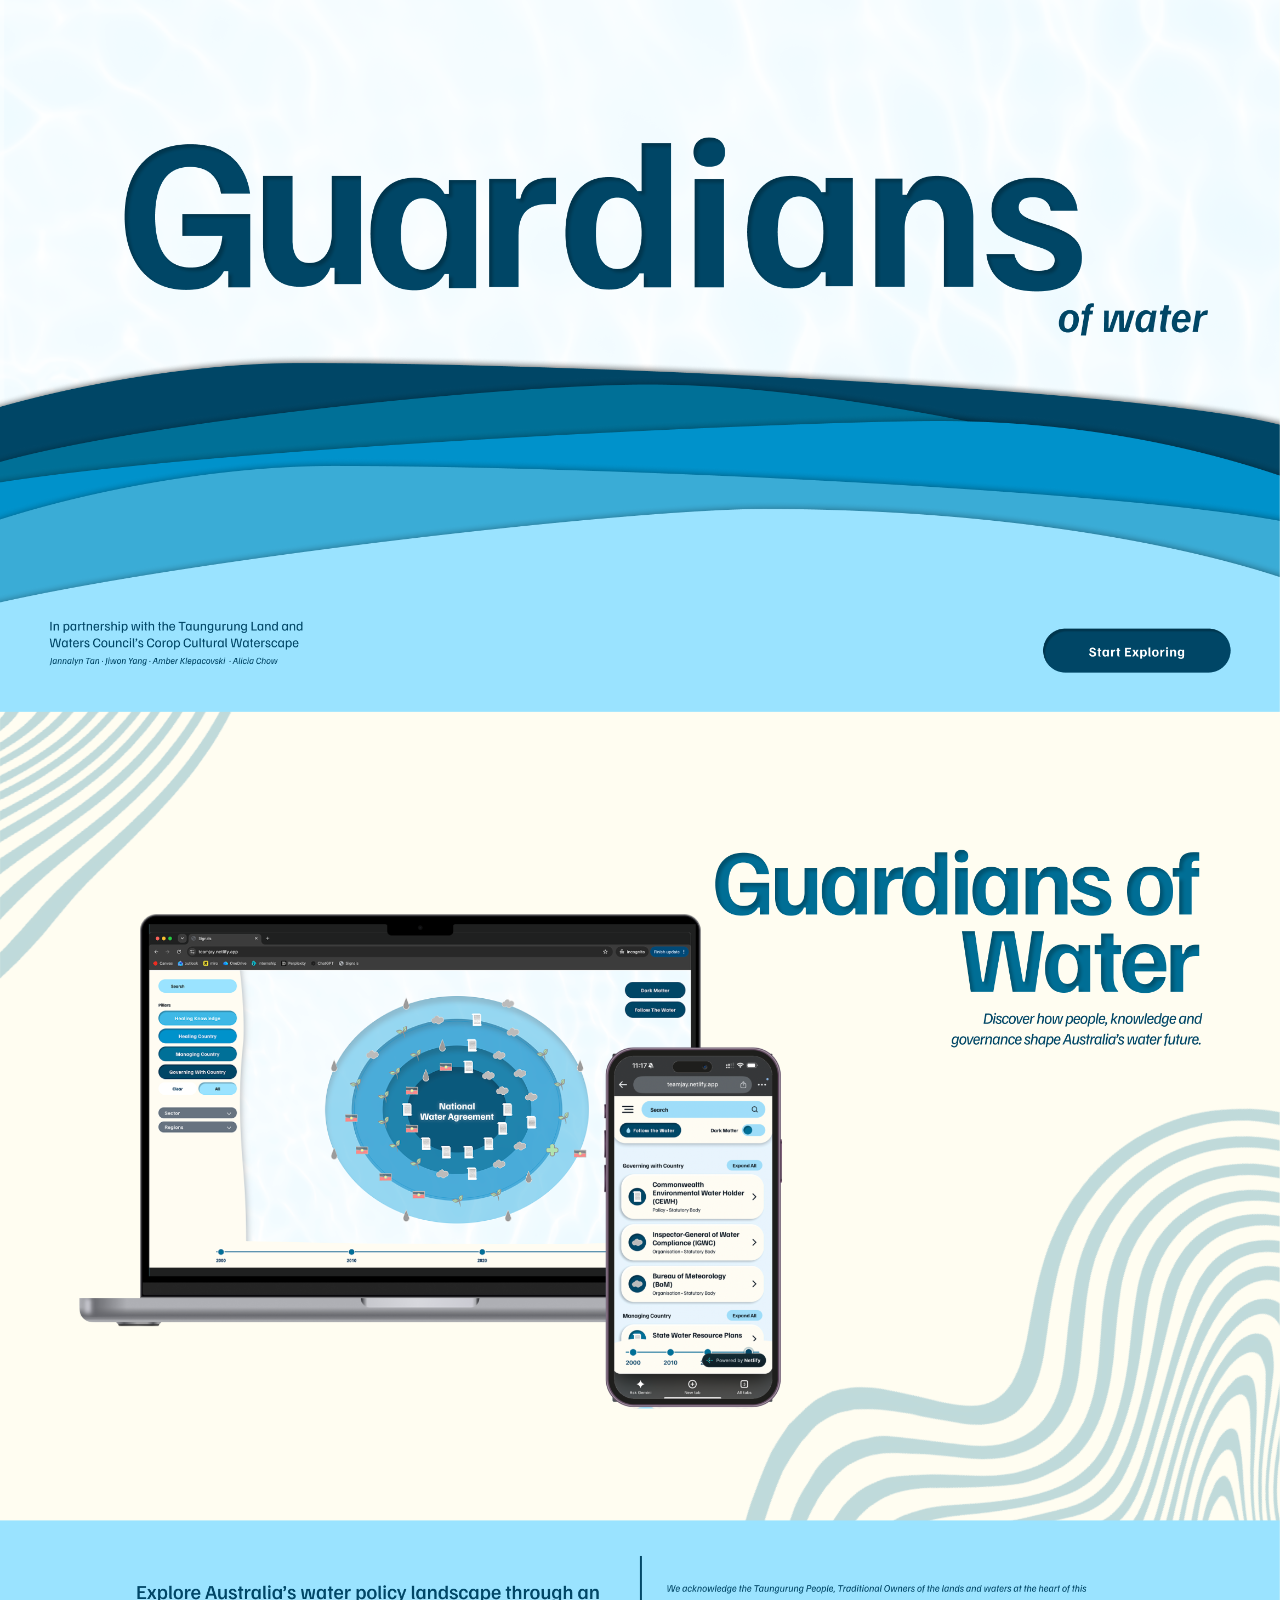
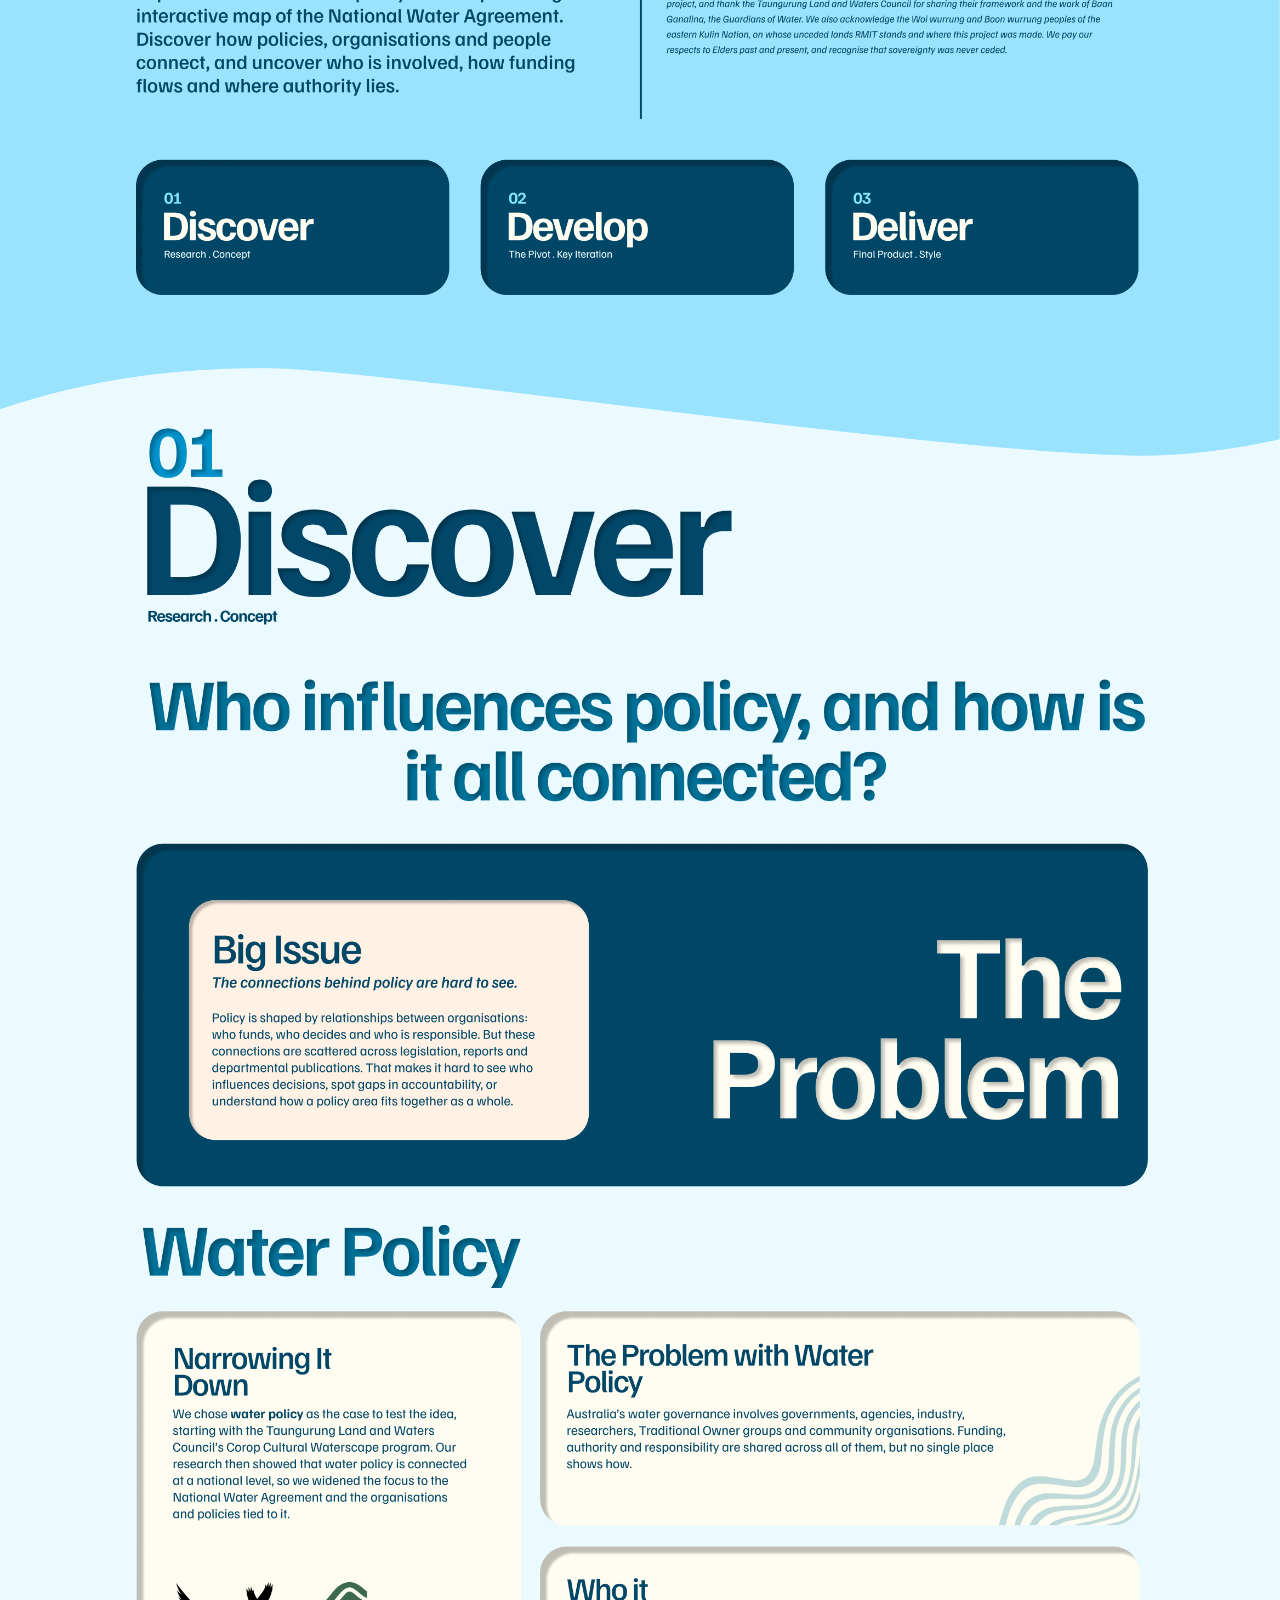
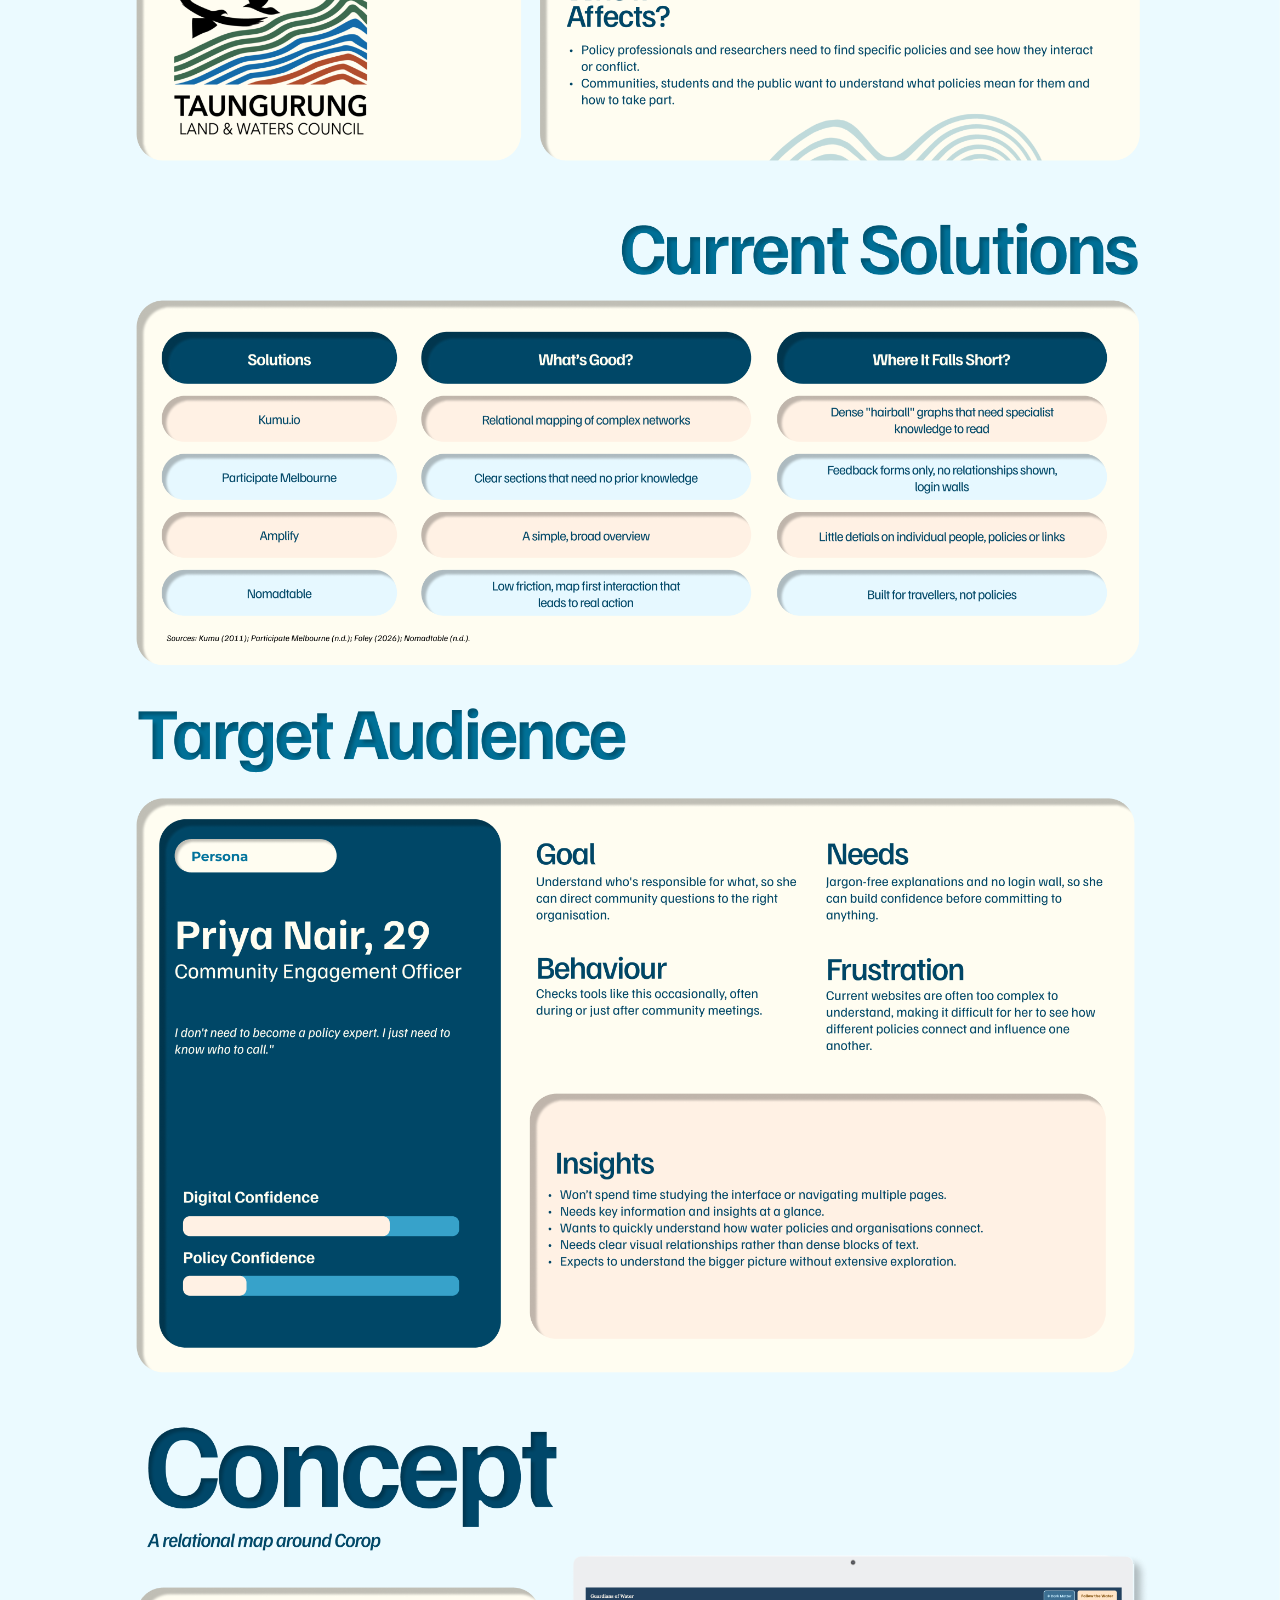
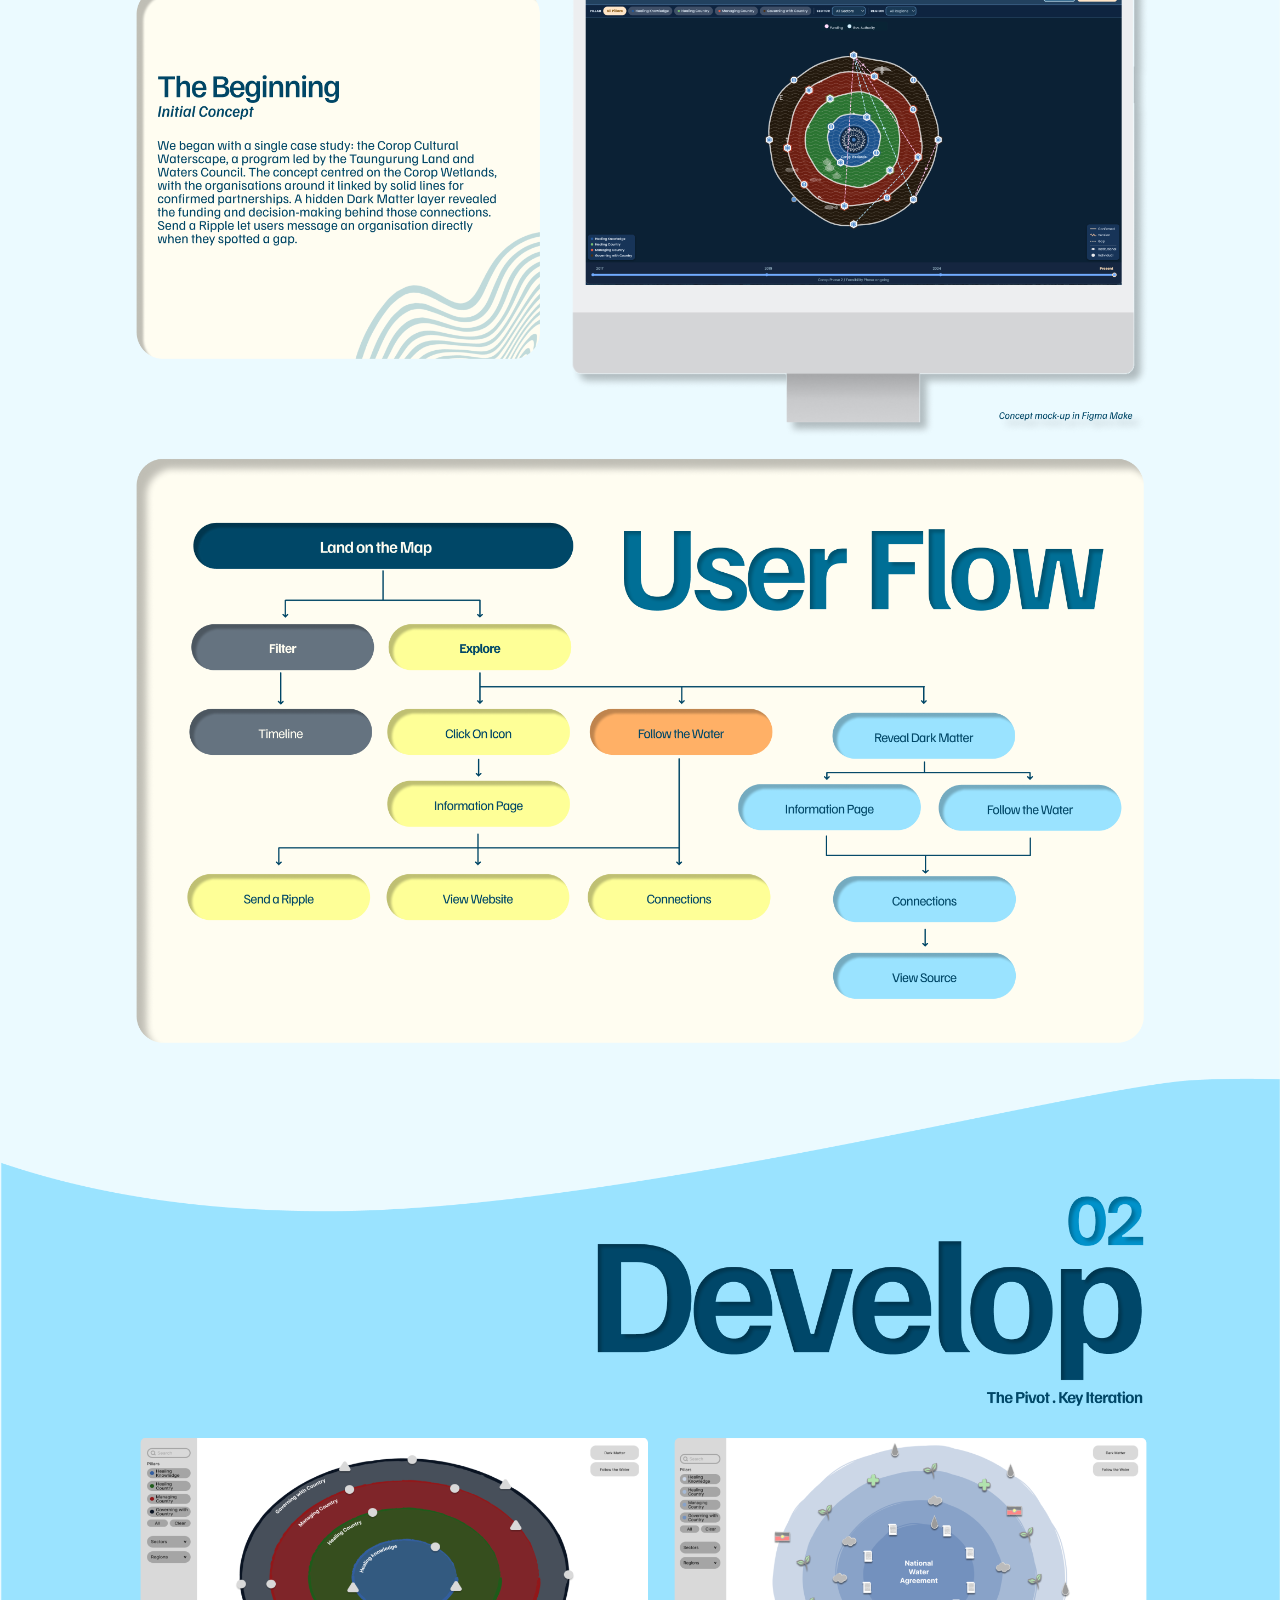
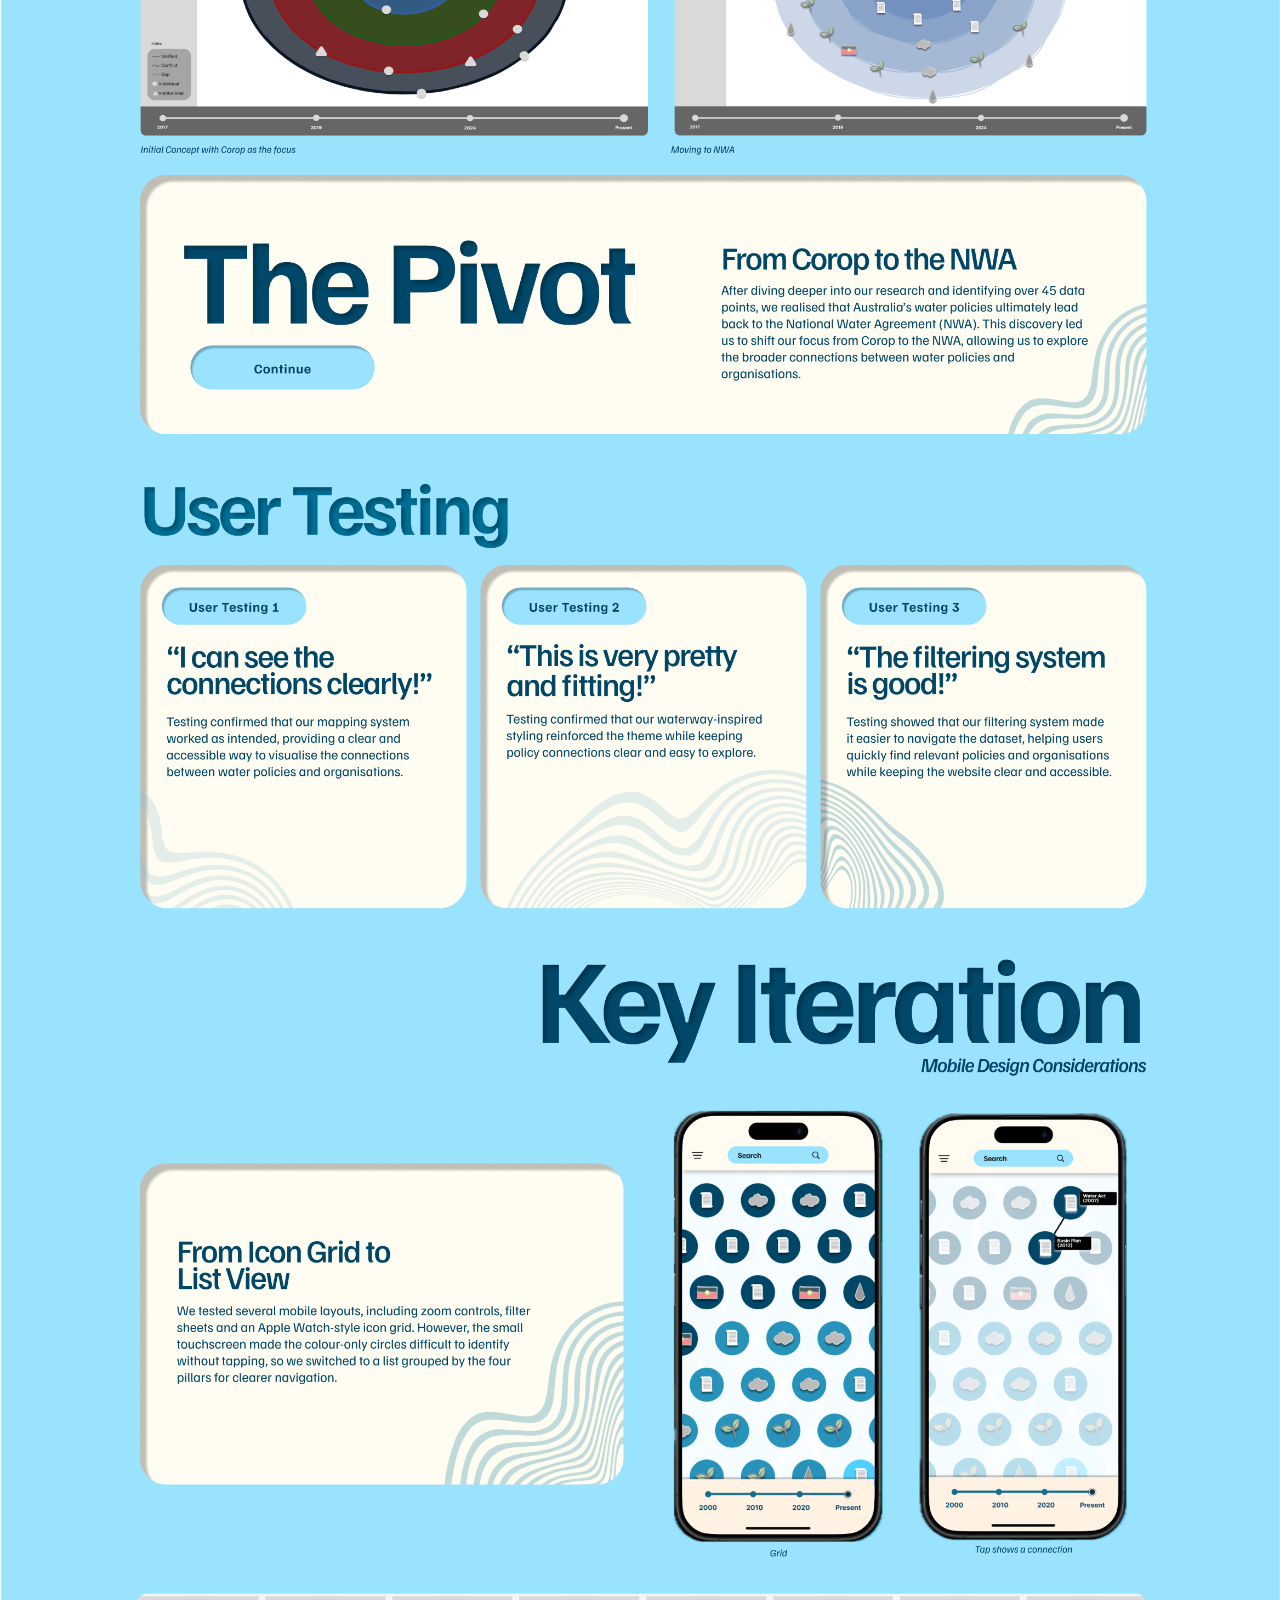
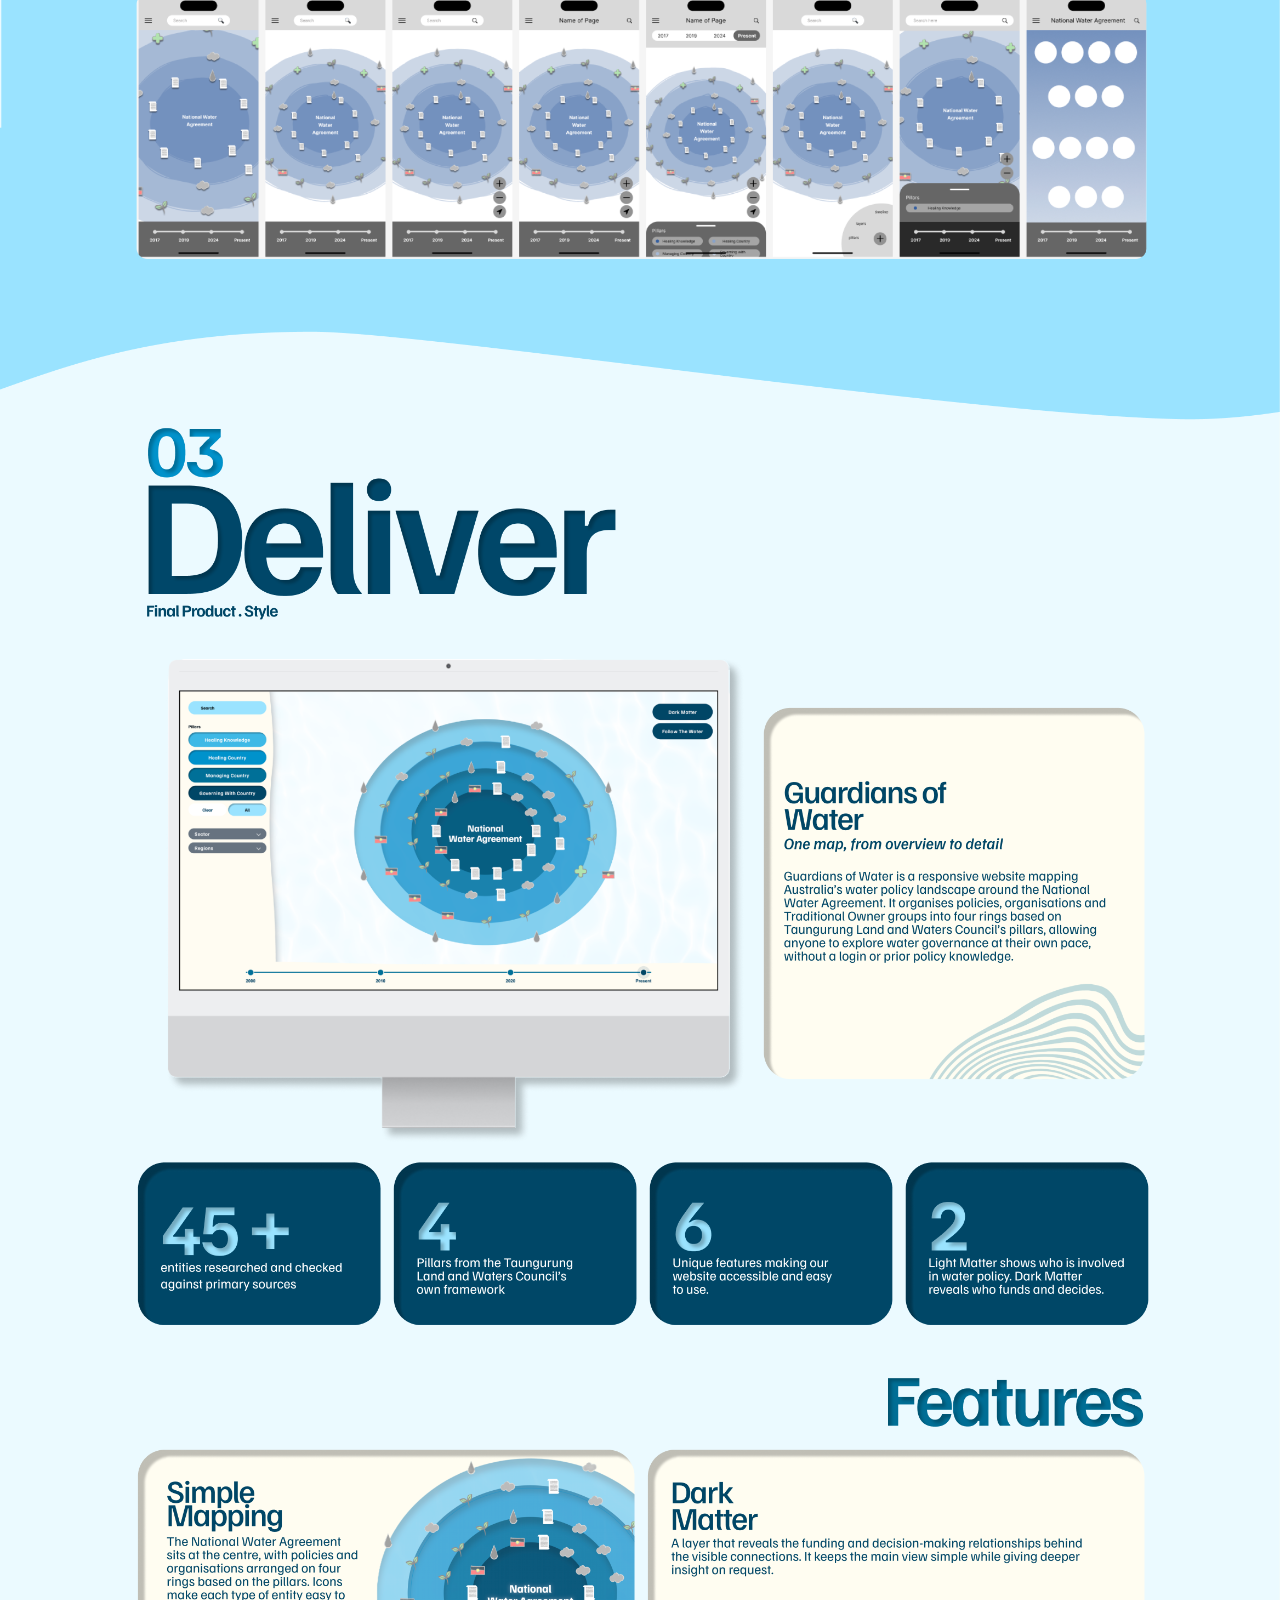
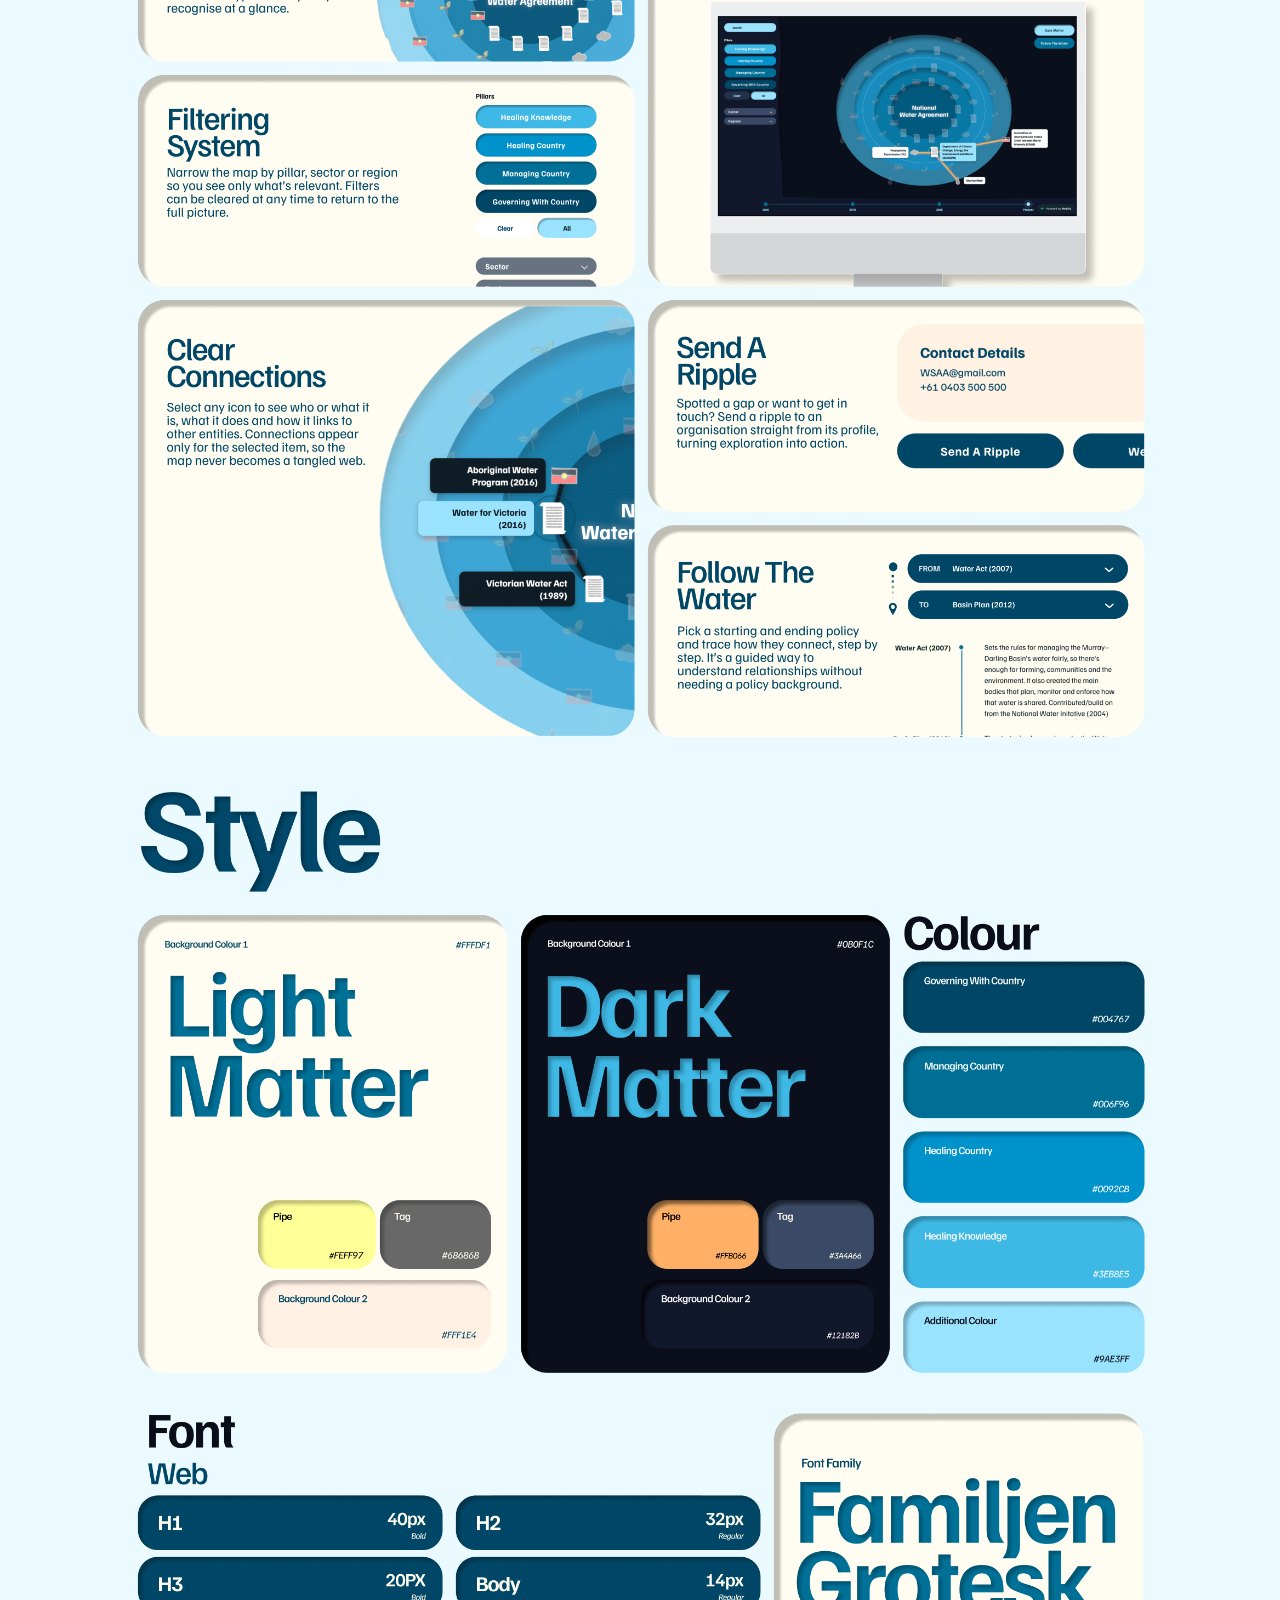
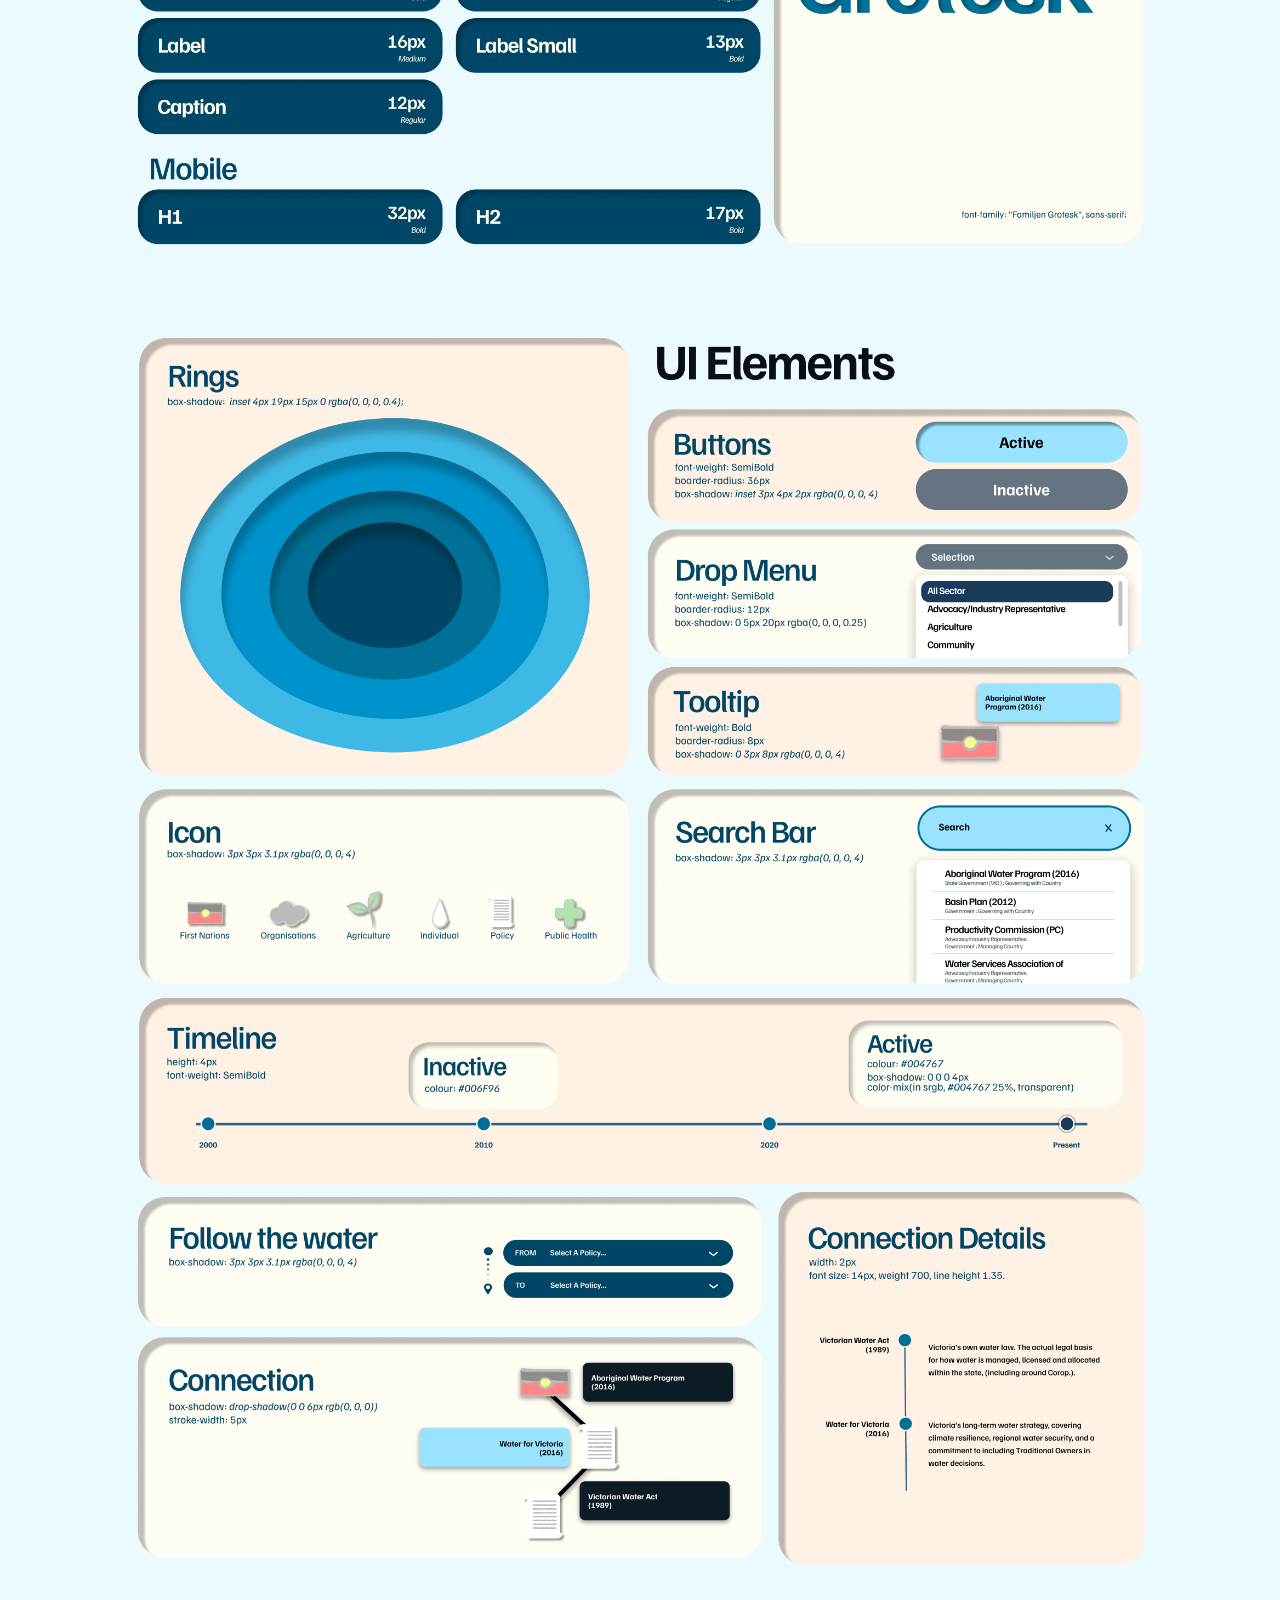
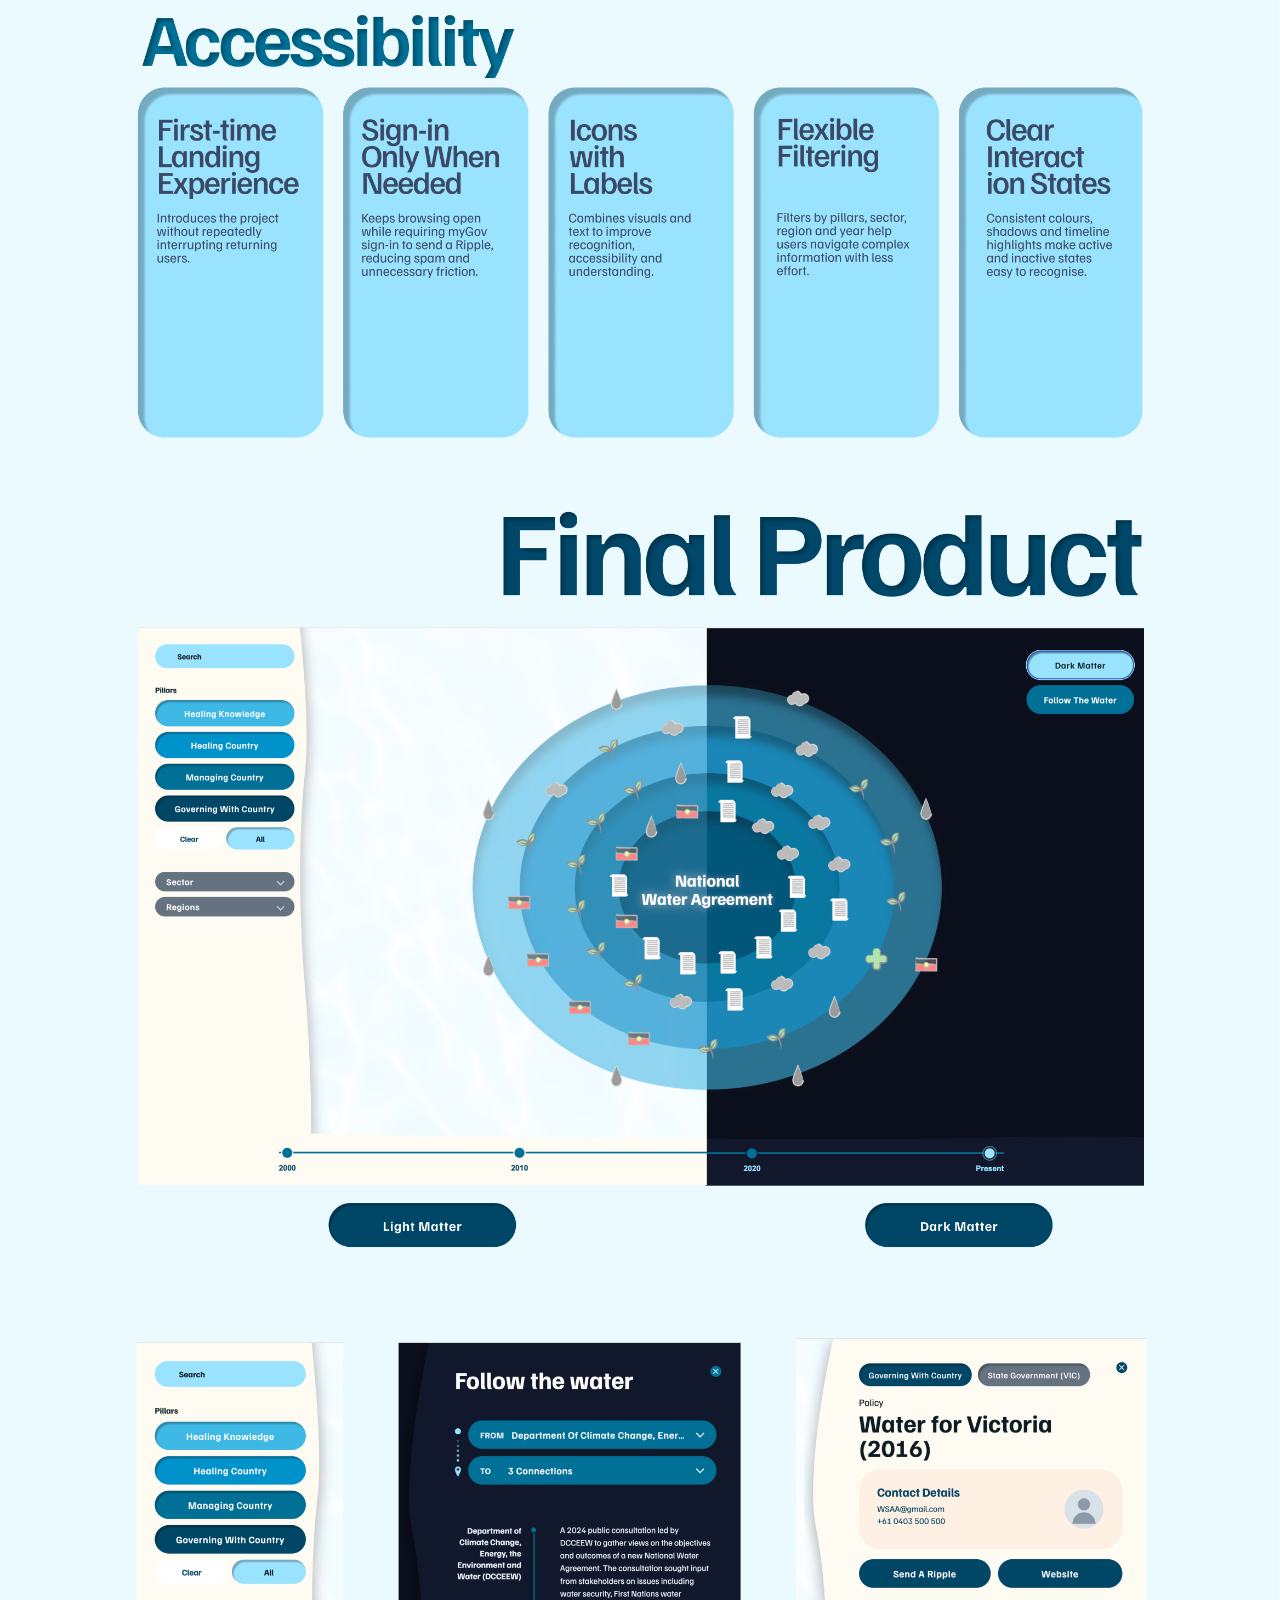
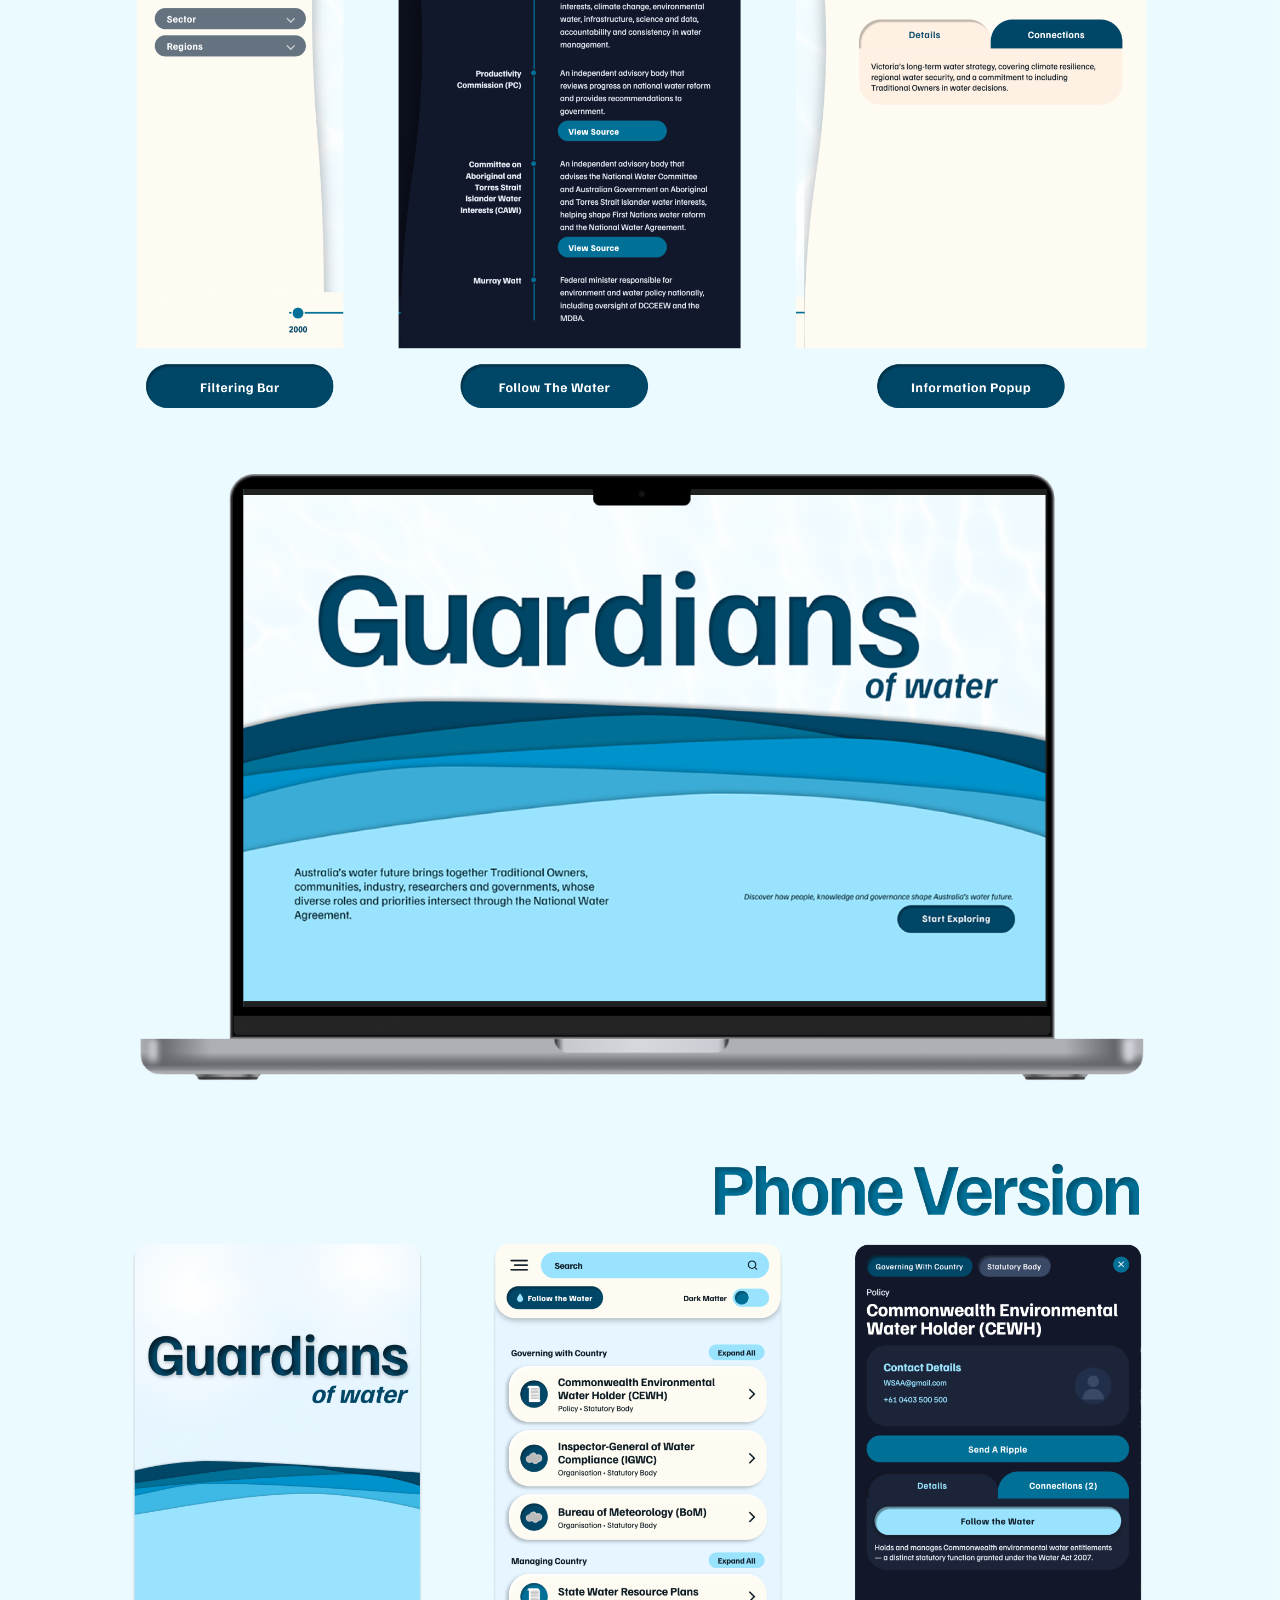
<file: water/index2.html>
<!doctype html>
<html lang="en">
  <head>
    <meta charset="UTF-8" />
    <meta name="viewport" content="width=device-width, initial-scale=1.0" />
    <title>Guardians of Water</title>
    <style>
      * {
        margin: 0;
      }
      body {
        background: #fffdf1;
      }
      #image {
        display: block;
        width: 100vw;
      }
      #progress {
        position: fixed;
        top: 0;
        left: 0;
        height: 5px;
        width: 0;
        background: linear-gradient(90deg, #9ae3ff, #0092cb, #004666);
        z-index: 50;
      }
    </style>
  </head>
  <body>
    <div id="progress"></div>
    <img
      src="Final UX SHOWCASE.png"
      alt="Guardians of Water showcase"
      id="image"
    />
    <script>
      const bar = document.getElementById("progress");
      addEventListener(
        "scroll",
        () => {
          const max = document.documentElement.scrollHeight - innerHeight;
          bar.style.width = (max > 0 ? (scrollY / max) * 100 : 0) + "%";
        },
        { passive: true },
      );
    </script>
  </body>
</html>
</file>
